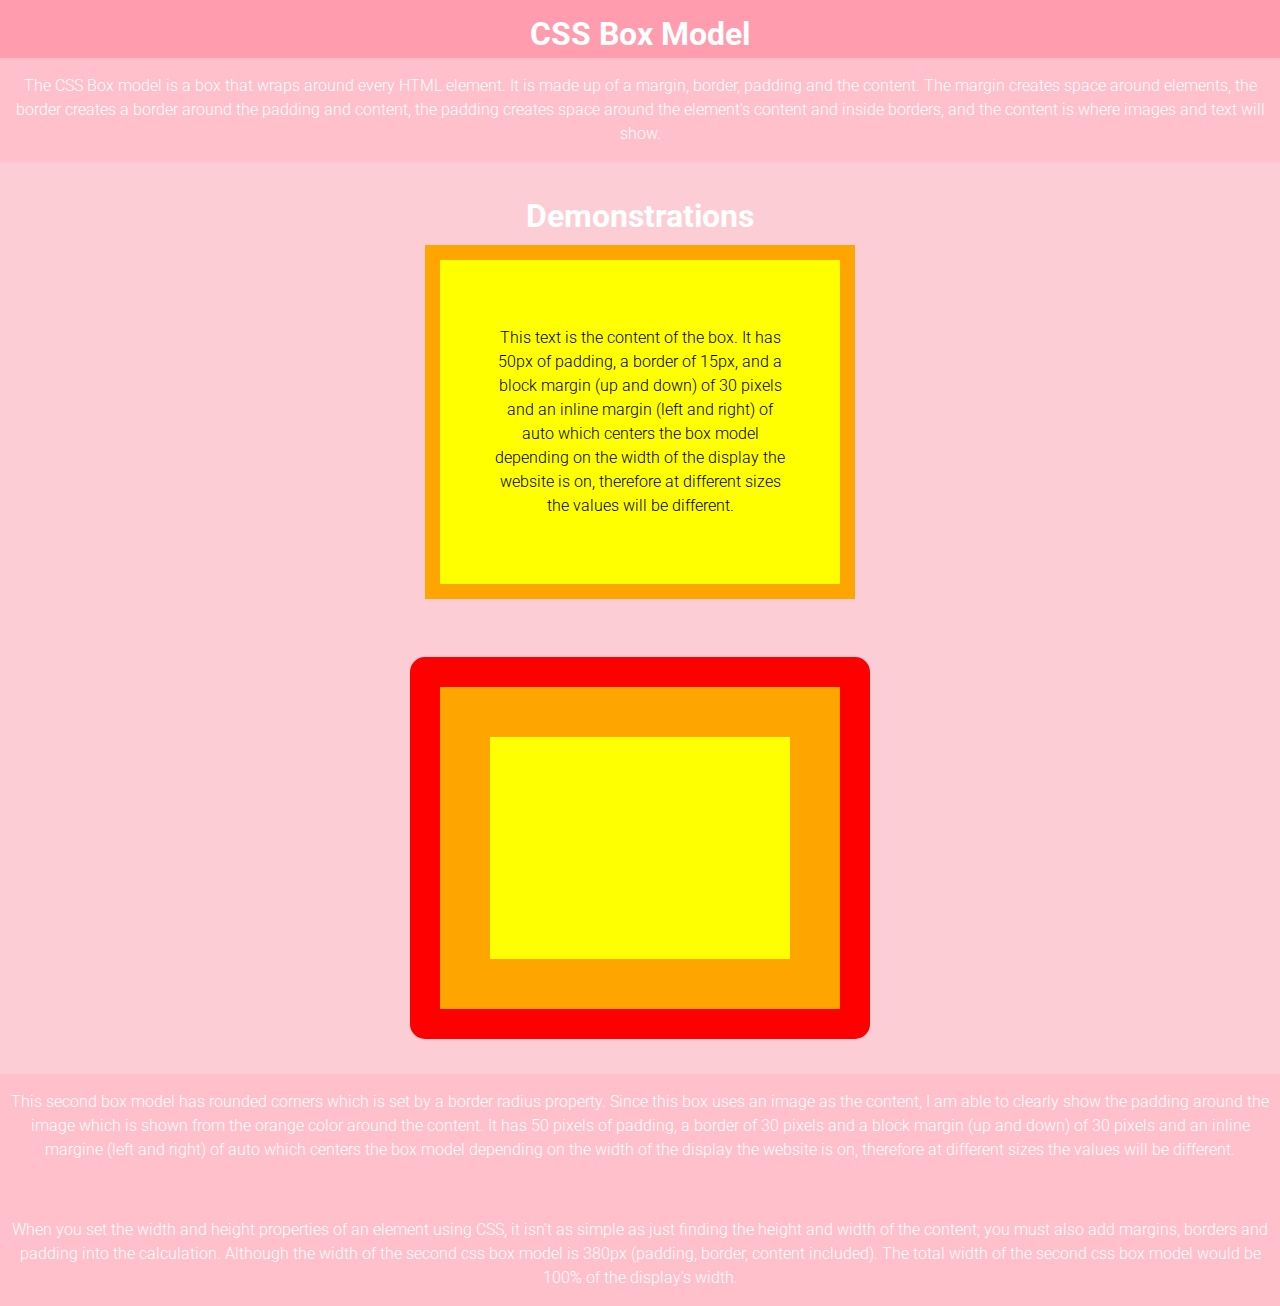
<file: cssboxmodel.html>
<!DOCTYPE html>
<html lang="en">
<head>
    <meta charset="UTF-8">
    <meta http-equiv="X-UA-Compatible" content="IE=edge">
    <meta name="viewport" content="width=device-width, initial-scale=1.0">
    <link rel="stylesheet" href="cssboxmodel.css">
    <title>khuwtie | CSS Box Model</title>
    <link rel="preconnect" href="https://fonts.googleapis.com">
        <link rel="preconnect" href="https://fonts.gstatic.com" crossorigin>
        <link href="https://fonts.googleapis.com/css2?family=Roboto:wght@100;300;400;500;700;900&display=swap" rel="stylesheet">
</head>
<body>
    <h1 class="center outside heading">CSS Box Model</h1>
    <p class="center outside">The CSS Box model is a box that wraps around every HTML element. It is made up of a margin, border, padding and the content. The margin creates space around elements, the border creates a border around the padding and content, the padding creates space around the element's content and inside borders, and the content is where images and text will show.</p>
    <div class="container">
        <h1 class="center outside">Demonstrations</h1>
        <div class="box-model-1">
            <p class="center">This text is the content of the box. It has 50px of padding, a border of 15px, and a block margin (up and down) of 30 pixels and an inline margin (left and right) of auto which centers the box model depending on the width of the display the website is on, therefore at different sizes the values will be different.</p>
        </div>
        <br>
        <br>
        <div class="box-model-2">
            <img src="yellow_rectangle.png" alt="Content" srcset="">
            <p class="center"></p>
        </div>
    </div>
    <p class="center outside">This second box model has rounded corners which is set by a border radius property. Since this box uses an image as the content, I am able to clearly show the padding around the image which is shown from the orange color around the content. It has 50 pixels of padding, a border of 30 pixels and a block margin (up and down) of 30 pixels and an inline margine (left and right) of auto which centers the box model depending on the width of the display the website is on, therefore at different sizes the values will be different.</p>
    <br>
    <p class="center outside">When you set the width and height properties of an element using CSS, it isn't as simple as just finding the height and width of the content; you must also add margins, borders and padding into the calculation. Although the width of the second css box model is 380px (padding, border, content included). The total width of the second css box model would be 100% of the display's width.</p>
</body>
</html>
</file>
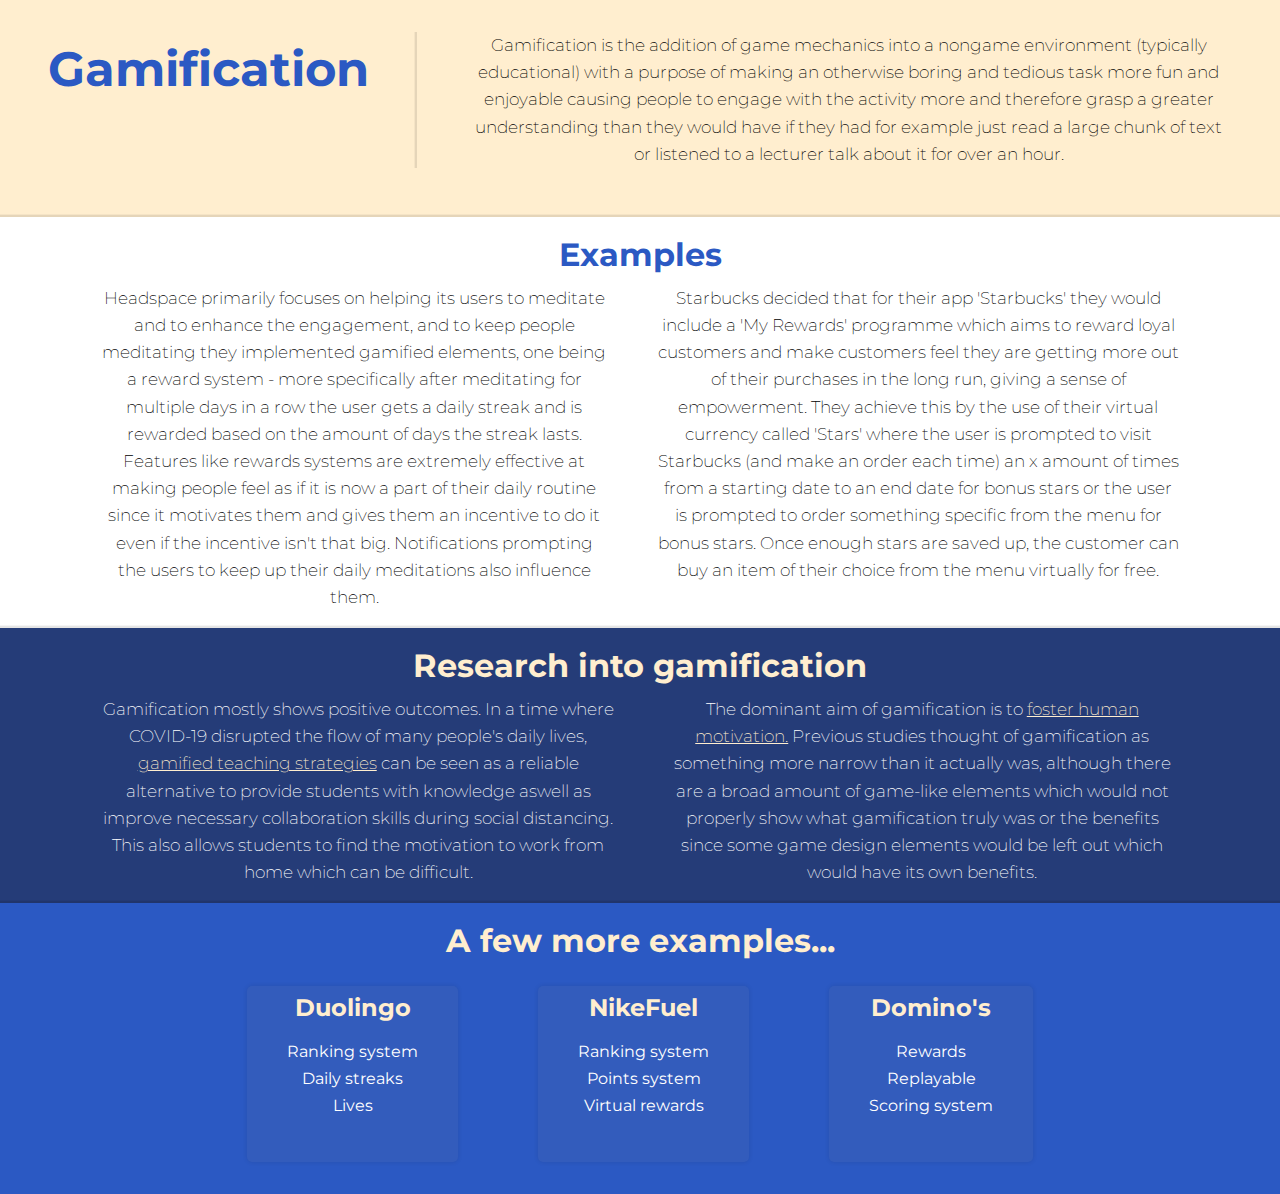
<file: gamification.html>
<html lang="en">
<head>
    <meta charset="UTF-8">
    <meta http-equiv="X-UA-Compatible" content="IE=edge">
    <meta name="viewport" content="width=device-width, initial-scale=1.0">
    <link rel="stylesheet" href="gamification.css">
    <title>khuwtie | gamification</title>
    <link rel="preconnect" href="https://fonts.googleapis.com">
    <link rel="preconnect" href="https://fonts.googleapis.com">
    <link rel="preconnect" href="https://fonts.gstatic.com" crossorigin>
    <link href="https://fonts.googleapis.com/css2?family=Montserrat:wght@300;900&display=swap" rel="stylesheet">
</head>
<body>
    <header class="bg-light">
        <h1 class="header primary-400">Gamification</h1>
        <p>Gamification is the addition of game mechanics into a nongame environment (typically educational) with a purpose of making an otherwise boring and tedious task more fun and enjoyable causing people to engage with the activity more and therefore grasp a greater understanding than they would have if they had for example just read a large chunk of text or listened to a lecturer talk about it for over an hour.</p>
    </header>

    <section class="bg-neutral">
        <h1 class="sub-header primary-400">Examples</h1>
        <div class="container even-columns">
            <p>Headspace primarily focuses on helping its users to meditate and to enhance the engagement, and to keep people meditating they implemented gamified elements, one being a reward system - more specifically after meditating for multiple days in a row the user gets a daily streak and is rewarded based on the amount of days the streak lasts. Features like rewards systems are extremely effective at making people feel as if it is now a part of their daily routine since it motivates them and gives them an incentive to do it even if the incentive isn't that big. Notifications prompting the users to keep up their daily meditations also influence them.</p>
            <p>Starbucks decided that for their app 'Starbucks' they would include a 'My Rewards' programme which aims to reward loyal customers and make customers feel they are getting more out of their purchases in the long run, giving a sense of empowerment. They achieve this by the use of their virtual currency called 'Stars' where the user is prompted to visit Starbucks (and make an order each time) an x amount of times from a starting date to an end date for bonus stars or the user is prompted to order something specific from the menu for bonus stars. Once enough stars are saved up, the customer can buy an item of their choice from the menu virtually for free.</p>
        </div>
    </section>

    <section class="bg-dark">
        <h1 class="sub-header">Research into gamification</h1>
        <div class="container even-columns">
            <p>Gamification mostly shows positive outcomes. In a time where COVID-19 disrupted the flow of many people's daily lives, <a href="https://www.frontiersin.org/articles/10.3389/fpsyg.2021.648552/full#h4">gamified teaching strategies</a> can be seen as a reliable alternative to provide students with knowledge aswell as improve necessary collaboration skills during social distancing. This also allows students to find the motivation to work from home which can be difficult.</p>
            <p>The dominant aim of gamification is to <a href="https://www.sciencedirect.com/science/article/pii/S074756321630855X">foster human motivation.</a> Previous studies thought of gamification as something more narrow than it actually was, although there are a broad amount of game-like elements which would not properly show what gamification truly was or the benefits since some game design elements would be left out which would have its own benefits.</p>
        </div>
    </section>

    <section class="bg-primary">
    <h1 class="sub-header">A few more examples...</h1>
    <div class="container even-columns">
        <div class="card">
            <h2>Duolingo</h2>
            <ul>
                <li>Ranking system</li>
                <li>Daily streaks</li>
                <li>Lives</li>
            </ul>
        </div>
        <div class="card">
            <h2>NikeFuel</h2>
            <ul>
                <li>Ranking system</li>
                <li>Points system</li>
                <li>Virtual rewards</li>
            </ul>
        </div>
        <div class="card">
            <h2>Domino's</h2>
            <ul>
                <li>Rewards</li>
                <li>Replayable</li>
                <li>Scoring system</li>
            </ul>
        </div>
    </div>
    </section>
</body>
</html>
</file>
<file: cssboxmodel.css>
:root {
    --ff-roboto: "Roboto", sans-serif;
    --fw-100: 100;
    --fw-300: 300;
    --fw-400: 400;
    --fw-700: 700;
}

body {
    line-height: 1.5;
    font-family: var(--ff-roboto);
    background: pink;
    margin: 0;
}

h1, h2, h3, h4, h5, h6 {
    margin: 0;
}

p {
    font-weight: var(--fw-300);
}

.heading {
    background: rgb(255, 157, 174);
    margin-top: 0;
    padding-top: 10px;
}

.outside p {
    margin: 0 150px;
}

.outside {
    color: white;
}

.center {
    text-align: center;
}

.container {
    padding: 30px;
    background: rgb(253, 205, 213);
}

.box-model-1 {
    justify-content: center;
    align-items: center;
    background-color: yellow;
    width: 300px;
    border: 15px solid orange;
    padding: 50px;
    margin: 5px auto;
}

.box-model-2 {
    justify-content: center;
    align-items: center;
    background-color: yellow;
    width: 300px;
    height: 221.5px;
    padding: 50px;
    margin: 5px auto;
    border: 30px solid red;
    background-color: orange;
    width: 300px;
    border-radius: 15px;
    position: relative;
}

.box-model-2 img {
    width: 300px;
    position: absolute;
    left: 50%;
    transform: translateX(-50%);
}
</file>
<file: gamification.css>
:root {
    --ff-primary: 'Montserrat', sans-serif;
    --clr-primary-200: #FFEECF;
    --clr-primary-400: #2B59C3;

    --clr-neutral-100: #FFF;
    --clr-neutral-900: #253C78;
}

body {
    font-family: var(--ff-primary);
    line-height: 1.7rem;
    margin: 0;
}

header {
    display: grid;
    grid-auto-flow: column;
    grid-auto-columns: auto;
    padding-bottom: 2rem;
}

header p {
    box-shadow: -0.15rem 0 0 0 rgba(0, 0, 0, 0.1);
    padding-left: 3rem;
}

header > * {
    padding-inline: 3rem;
}

.header {
    margin-top: 3.5rem;
    font-size: 3rem;
    text-align: end;
}

header p {
    margin-top: 2rem;
    text-align: center;
}

p {
    font-size: 1.05rem;
    font-weight: 200;
}

.sub-header {
    text-align: center;
    font-size: 2rem;
    box-shadow: 0 -0.15rem 0 0 rgba(0, 0, 0, 0.1);
    padding-top: 1.5rem;
    margin: 0;
}

.container {
    margin-inline: auto;
    width: min(90%, 70.5rem);
}

.container h2 {
    padding: 0;
    margin: 0;
}

.container p, .container h2 {
    text-align: center;
    padding: 0 1.5rem;
}

.card {
    min-width: 10rem;
    background-color: rgba(128, 128, 128, 0.1);
    padding: 0.5rem 0.5rem;
    border-radius: 0.313rem;
    box-shadow: 0 0 0.313rem 0 rgba(0, 0, 0, 0.1);
    margin: 2rem 2.5rem;
    align-items: center;
    min-height: 10rem;
}

ul {
    list-style-type: none;
    padding-inline: 2rem;
    text-align: center;
}

.even-columns {
    display: grid;
    grid-auto-flow: column;
    grid-auto-columns: auto;
    justify-content: center;
}

.bg-light {background-color: var(--clr-primary-200);}

.bg-primary {
    color: var(--clr-neutral-100);
    background-color: var(--clr-primary-400);
}

.bg-dark {
    color: var(--clr-neutral-100);
    background-color: var(--clr-neutral-900);
}

.bg-neutral {
    background-color: var(--clr-neutral-100);
}

.bg-primary h1, .bg-dark h1,
.bg-primary h2, .bg-dark h2 {
    color: var(--clr-primary-200);
}

a {
    color: var(--clr-primary-200);
}

.primary-400 {
    color: var(--clr-primary-400);
}
</file>
